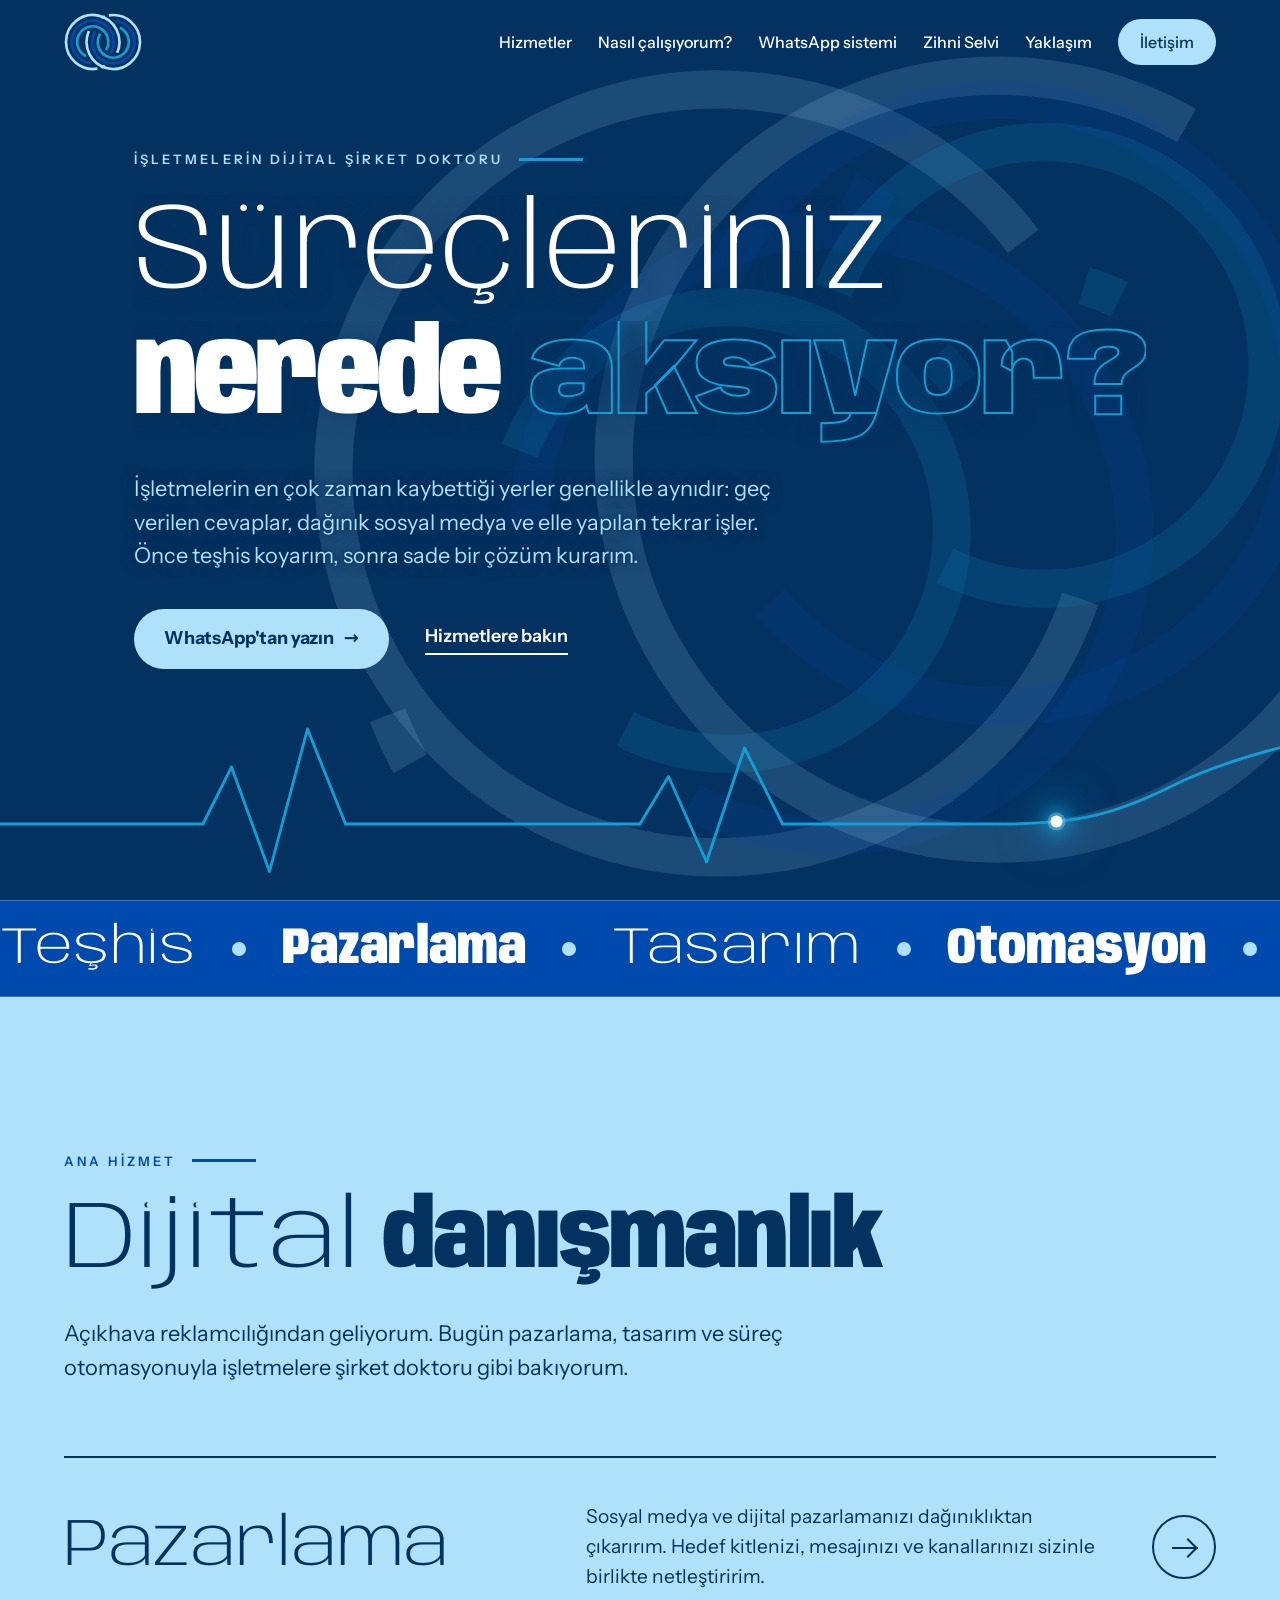
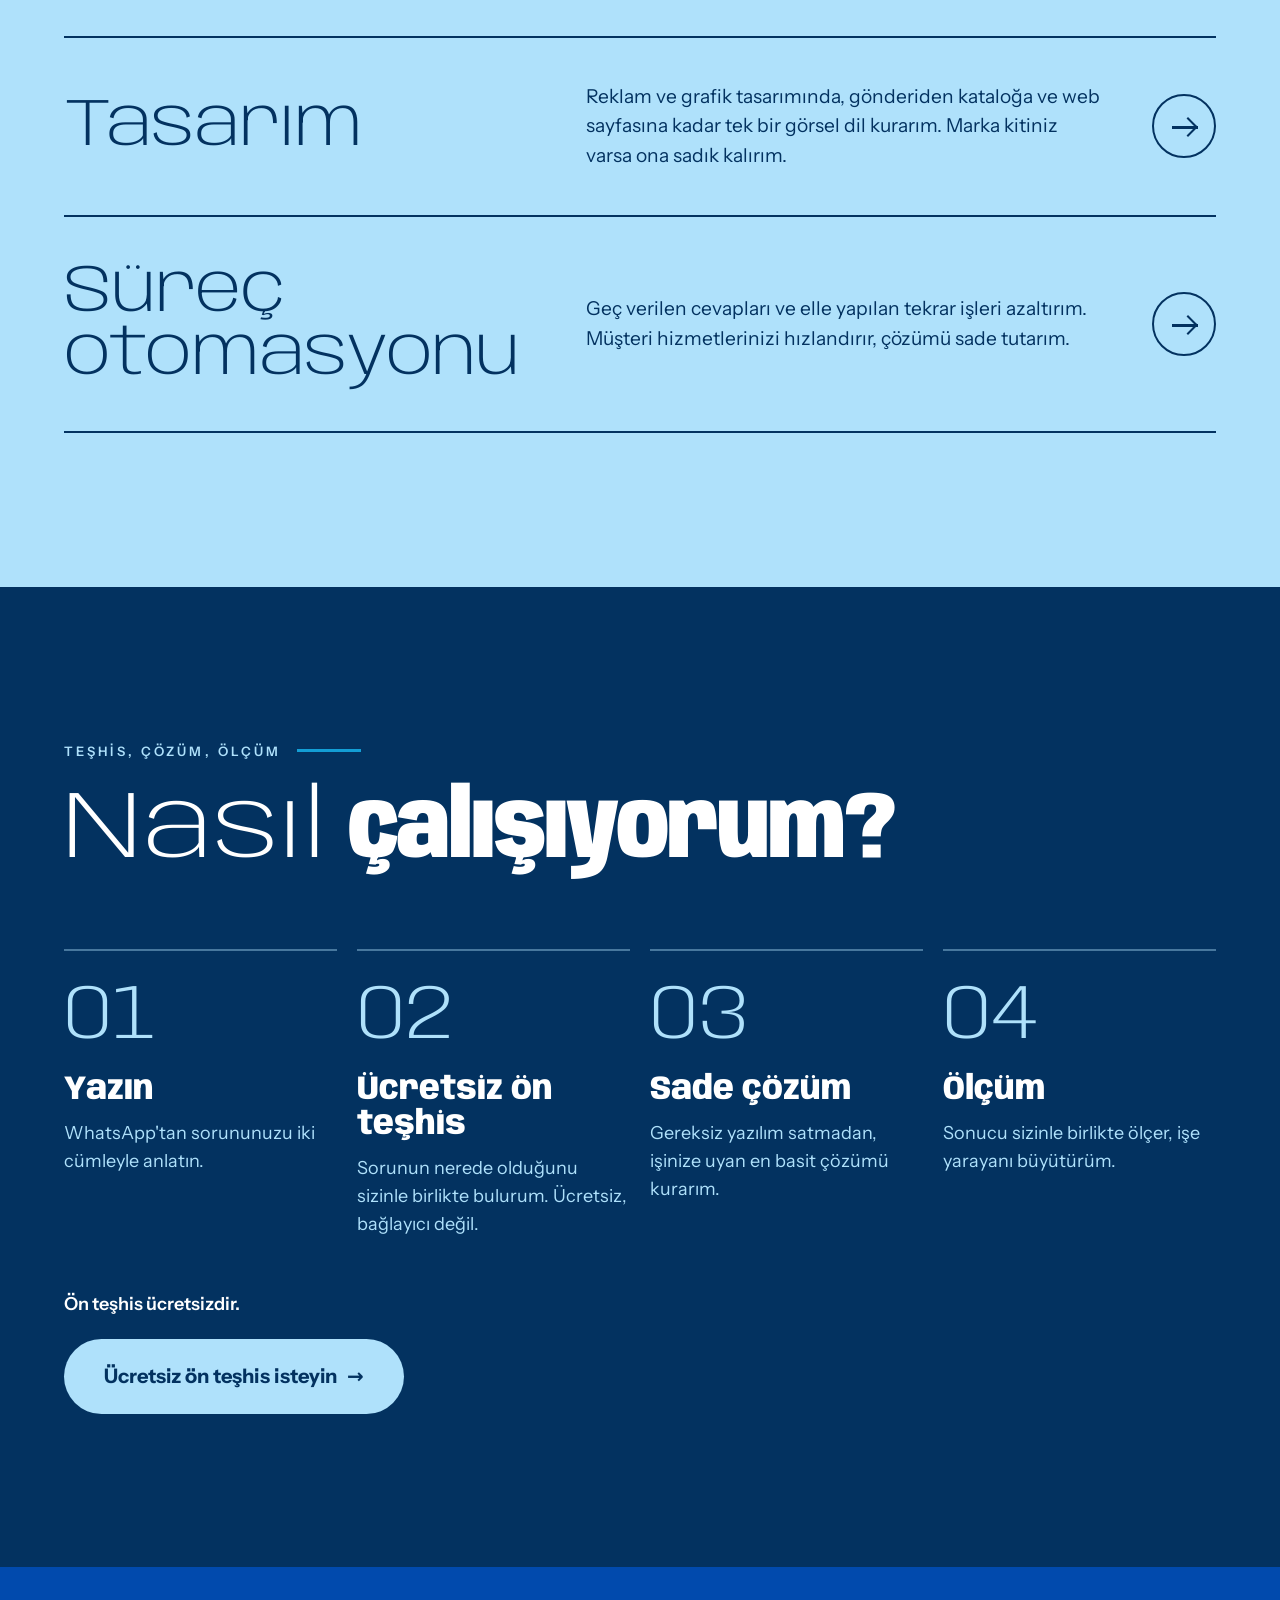
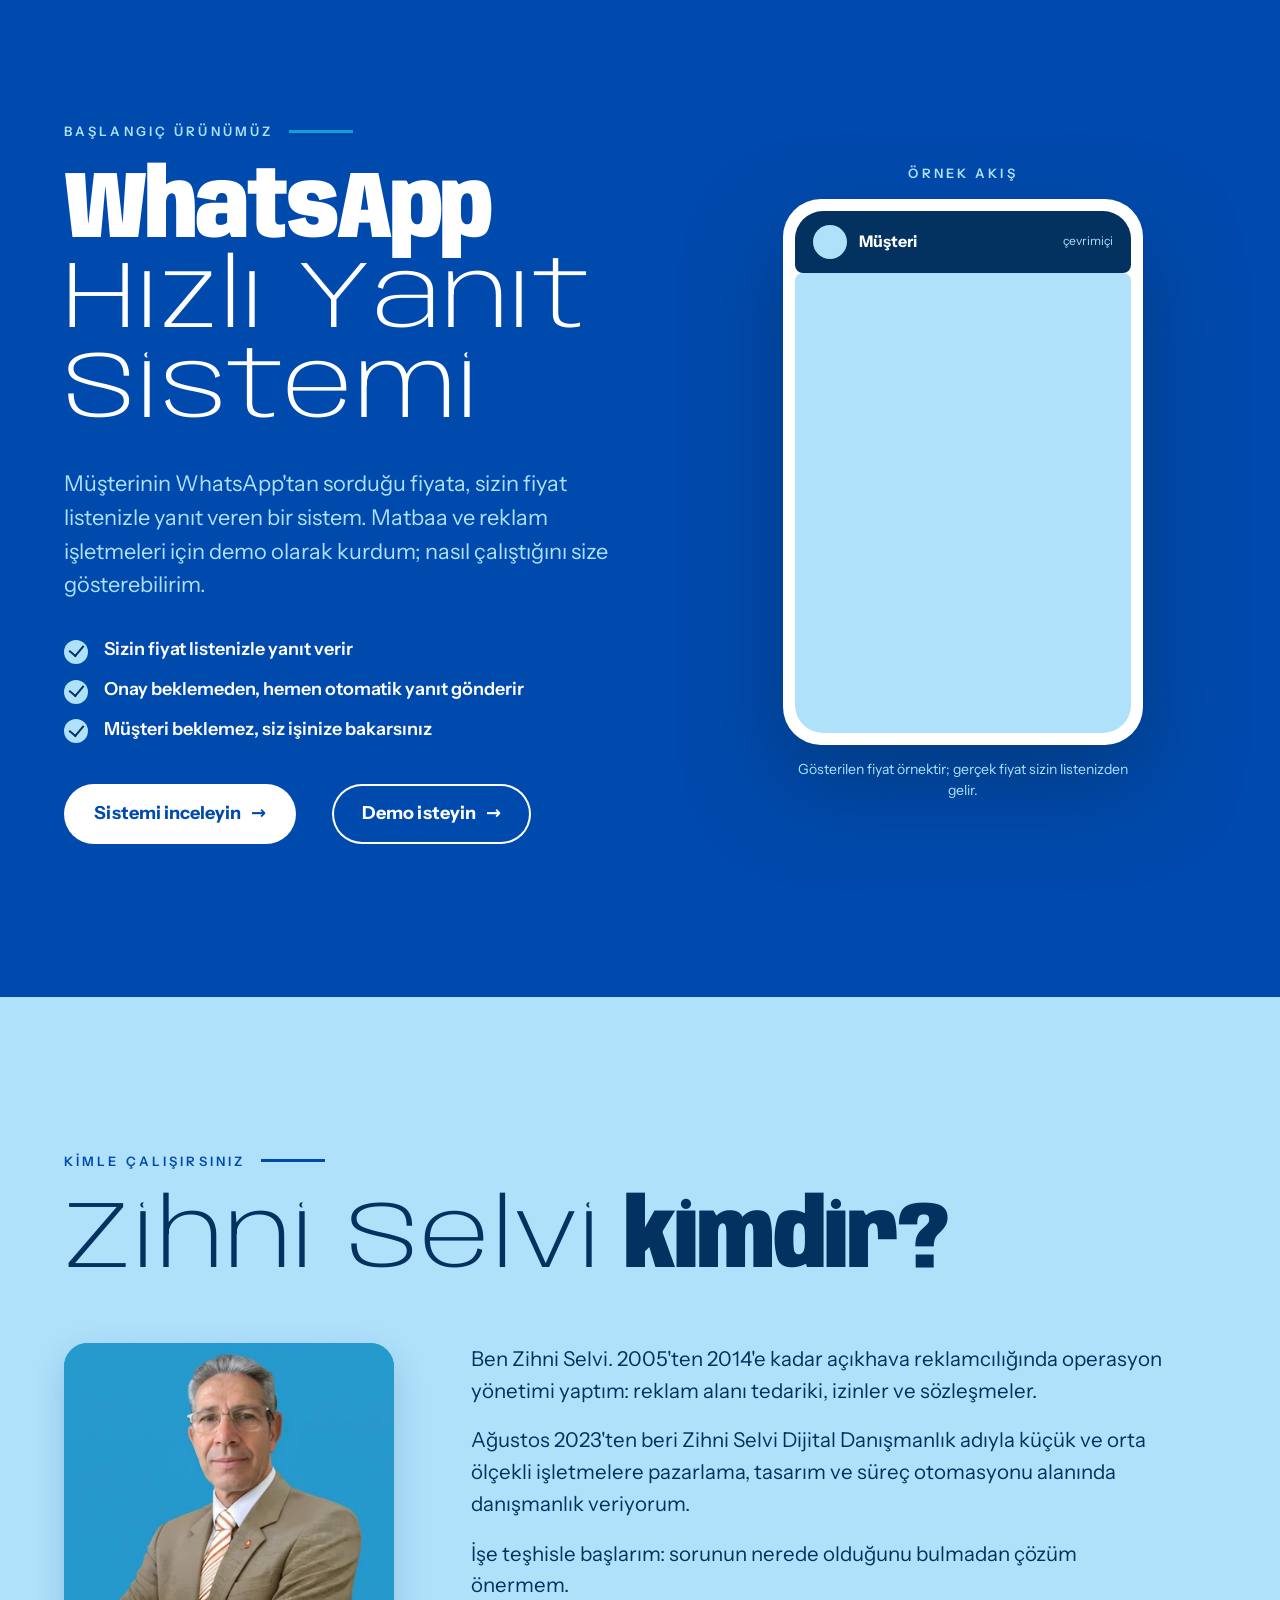
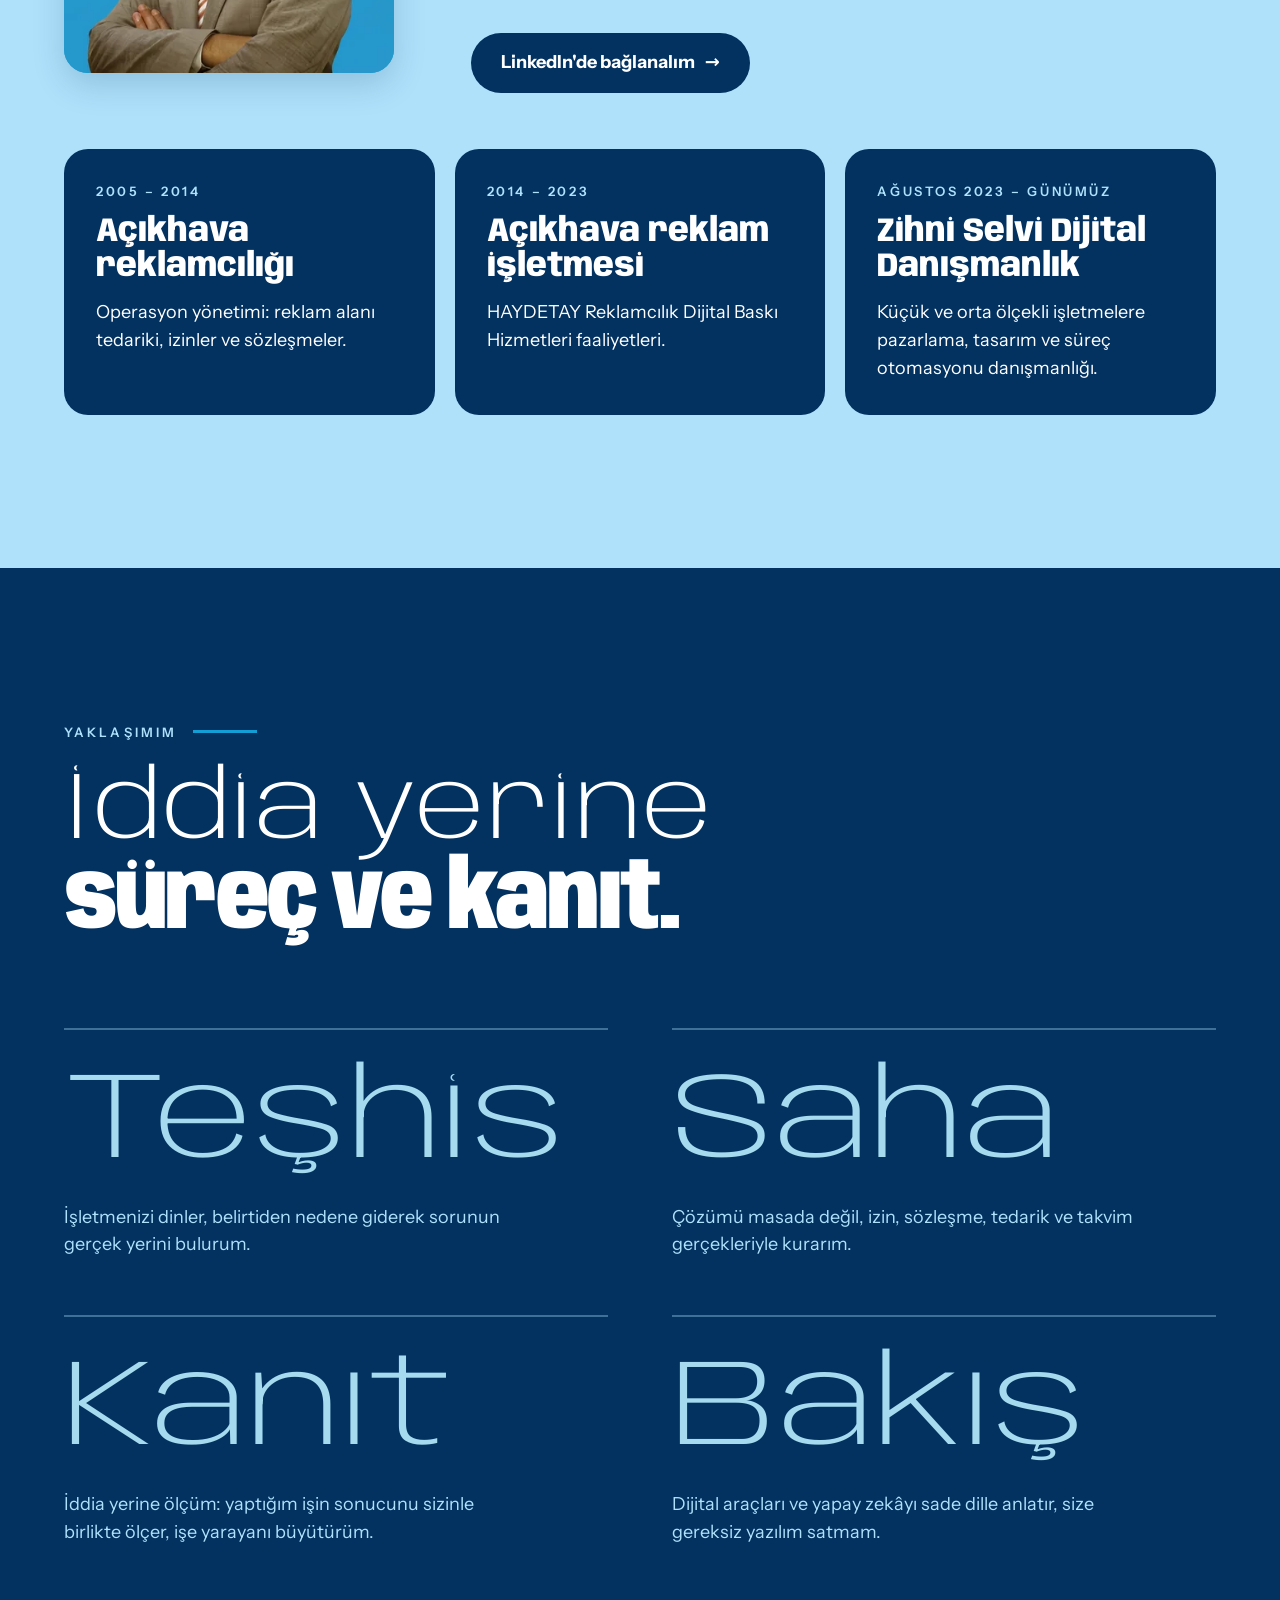
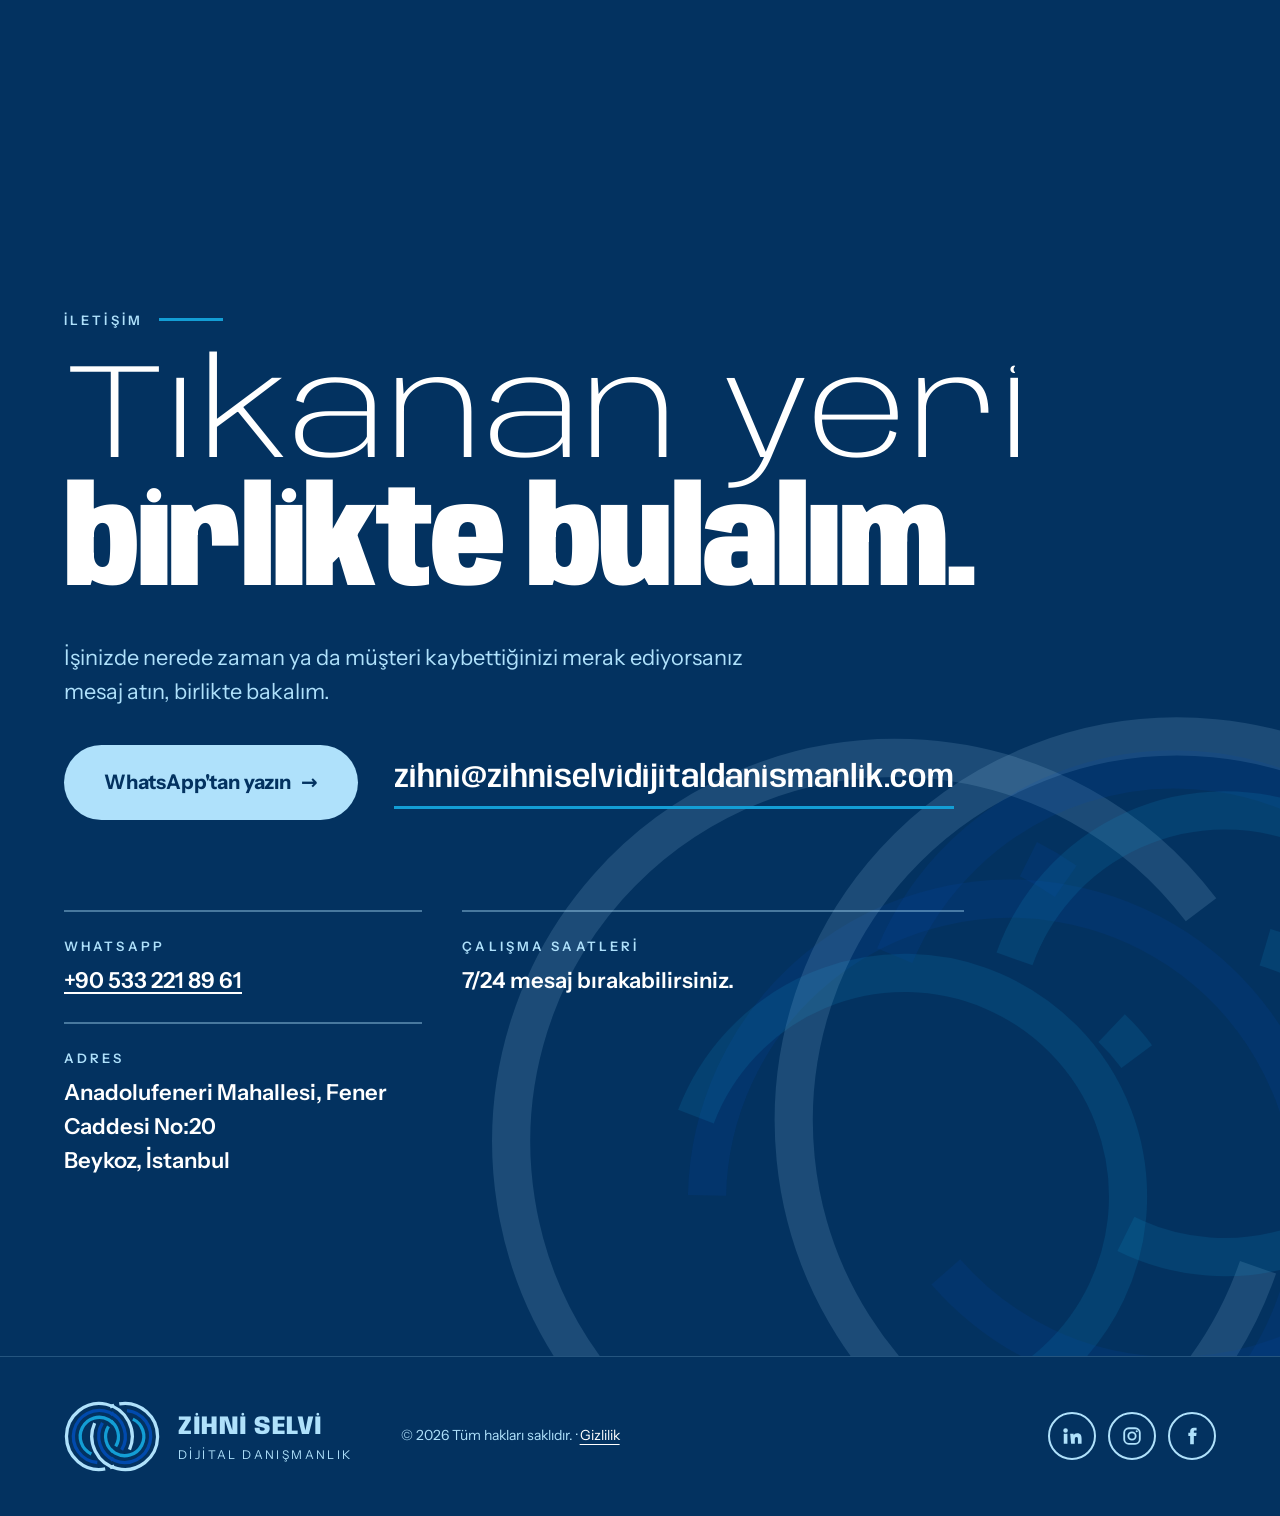
<file: index.html>
<!doctype html>
<html lang="tr">
<head>
<meta charset="utf-8">
<meta name="viewport" content="width=device-width,initial-scale=1,viewport-fit=cover">
<title>Zihni Selvi Dijital Danışmanlık · İşletmelerin dijital şirket doktoru</title>
<meta name="description" content="Süreçleriniz nerede aksıyor? Önce ücretsiz ön teşhis, sonra sade bir çözüm, en sonda ölçüm. Pazarlama, tasarım ve süreç otomasyonu danışmanlığı. Beykoz, İstanbul.">
<meta name="theme-color" content="#033260">
<link rel="canonical" href="https://zihniselvidijitaldanismanlik.com/">
<link rel="icon" href="logo.svg" type="image/svg+xml">
<link rel="icon" href="favicon-32.png" sizes="32x32" type="image/png">
<link rel="apple-touch-icon" href="apple-touch-icon.png">

<meta property="og:type" content="website">
<meta property="og:locale" content="tr_TR">
<meta property="og:site_name" content="Zihni Selvi Dijital Danışmanlık">
<meta property="og:title" content="Zihni Selvi Dijital Danışmanlık · İşletmelerin dijital şirket doktoru">
<meta property="og:description" content="Önce ücretsiz ön teşhis, sonra sade bir çözüm, en sonda ölçüm.">
<meta property="og:url" content="https://zihniselvidijitaldanismanlik.com/">
<meta property="og:image" content="https://zihniselvidijitaldanismanlik.com/og-image.png">
<meta property="og:image:width" content="1200">
<meta property="og:image:height" content="630">
<meta property="og:image:alt" content="Zihni Selvi Dijital Danışmanlık halka işareti ve başlık: Süreçleriniz nerede aksıyor?">
<meta name="twitter:card" content="summary_large_image">
<meta name="twitter:title" content="Zihni Selvi Dijital Danışmanlık">
<meta name="twitter:description" content="Önce ücretsiz ön teşhis, sonra sade bir çözüm, en sonda ölçüm.">
<meta name="twitter:image" content="https://zihniselvidijitaldanismanlik.com/og-image.png">

<link rel="preload" href="fonts/anybody-latin-standard-normal.woff2" as="font" type="font/woff2" crossorigin>
<link rel="preload" href="fonts/instrument-sans-latin-standard-normal.woff2" as="font" type="font/woff2" crossorigin>
<link rel="stylesheet" href="css/style.css">
<script>document.documentElement.classList.add('js')</script>

<!-- Instagram ve Facebook adresleri açık aramayla bulundu, Zihni onaylayacak. LinkedIn adresi Zihni tarafından verildi. -->
<script type="application/ld+json">
{
  "@context": "https://schema.org",
  "@type": "ProfessionalService",
  "name": "Zihni Selvi Dijital Danışmanlık",
  "url": "https://zihniselvidijitaldanismanlik.com/",
  "logo": "https://zihniselvidijitaldanismanlik.com/logo-512.png",
  "image": "https://zihniselvidijitaldanismanlik.com/og-image.png",
  "description": "Pazarlama, tasarım ve süreç otomasyonu danışmanlığı. Önce ücretsiz ön teşhis, sonra sade çözüm, sonra ölçüm.",
  "telephone": "+905332218961",
  "email": "zihni@zihniselvidijitaldanismanlik.com",
  "address": {
    "@type": "PostalAddress",
    "streetAddress": "Anadolufeneri Mahallesi, Fener Caddesi No:20",
    "addressLocality": "Beykoz",
    "addressRegion": "İstanbul",
    "addressCountry": "TR"
  },
  "contactPoint": { "@type": "ContactPoint", "contactType": "customer service", "telephone": "+905332218961", "availableLanguage": "Turkish", "hoursAvailable": { "@type": "OpeningHoursSpecification", "dayOfWeek": ["Monday","Tuesday","Wednesday","Thursday","Friday","Saturday","Sunday"], "opens": "00:00", "closes": "23:59" } },
  "founder": { "@type": "Person", "name": "Zihni Selvi" },
  "sameAs": ["https://www.linkedin.com/in/zihni-selvi/", "https://www.instagram.com/selvizihni/", "https://www.facebook.com/zihniselvidijitaldanismanlik/"]
}
</script>
<script type="application/ld+json">
{
  "@context": "https://schema.org",
  "@type": "Person",
  "name": "Zihni Selvi",
  "jobTitle": "Dijital Danışman",
  "worksFor": { "@type": "Organization", "name": "Zihni Selvi Dijital Danışmanlık" },
  "image": "https://zihniselvidijitaldanismanlik.com/assets/img/zihni-selvi-portre-web-800.jpg",
  "url": "https://zihniselvidijitaldanismanlik.com/",
  "sameAs": ["https://www.linkedin.com/in/zihni-selvi/", "https://www.instagram.com/selvizihni/", "https://www.facebook.com/zihniselvidijitaldanismanlik/"]
}
</script>
</head>
<body>
<a class="skip" href="#icerik">İçeriğe geç</a>
<div class="progress" aria-hidden="true"><i></i></div>

<header class="top" id="top">
  <div class="wrap top__in">
    <a class="brand" href="#top" aria-label="Zihni Selvi Dijital Danışmanlık, ana sayfa">
      <img class="brand__mark" src="logo.svg" width="78" height="57" alt="">
    </a>
    <nav id="nav" class="nav" aria-label="Ana menü">
      <a href="#hizmetler"><span>Hizmetler</span></a>
      <a href="#nasil"><span>Nasıl çalışıyorum?</span></a>
      <a href="#sistem"><span>WhatsApp sistemi</span></a>
      <a href="#kimdir"><span>Zihni Selvi</span></a>
      <a href="#yaklasim"><span>Yaklaşım</span></a>
      <a class="btn btn--sm" href="#iletisim">İletişim</a>
    </nav>
    <button class="nav-toggle" type="button" aria-expanded="false" aria-controls="nav"><span></span><span></span><b class="sr">Menü</b></button>
  </div>
</header>

<main id="icerik">

  <!-- HERO -->
  <section class="hero" id="giris">
    <svg class="asm" viewBox="0 0 2000 2000" aria-hidden="true" data-asm="hero">
      <g class="asm__g" fill="none" stroke-width="45">
        <path class="p" d="M1031.2 1196.7A452 452 0 0 1 973.2 1221.4" data-c="0" data-g="0" data-cx="826" data-cy="794" data-mx="1003" data-my="1210"/>
        <path class="p" d="M906.4 1238.8A452 452 0 1 1 1240.5 974.2" data-c="0" data-g="0" data-cx="826" data-cy="794" data-mx="545" data-my="440"/>
        <path class="p" d="M1024.3 1090.8A357 357 0 0 1 979.7 1116.2" data-c="1" data-g="0" data-cx="826" data-cy="794" data-mx="1002" data-my="1104"/>
        <path class="p" d="M798.0 1149.9A357 357 0 1 1 1132.8 976.5" data-c="1" data-g="0" data-cx="826" data-cy="794" data-mx="662" data-my="477"/>
        <path class="p" d="M1018.3 973.4A263 263 0 0 1 985.2 1003.3" data-c="2" data-g="0" data-cx="826" data-cy="794" data-mx="1002" data-my="989"/>
        <path class="p" d="M715.9 1032.8A263 263 0 1 1 1050.8 930.4" data-c="2" data-g="0" data-cx="826" data-cy="794" data-mx="749" data-my="542"/>
        <path class="p" d="M972.8 389.5A452 452 0 0 1 1029.2 366.0" data-c="0" data-g="1" data-cx="1174.5" data-cy="794" data-mx="1001" data-my="377"/>
        <path class="p" d="M1099.9 348.2A452 452 0 1 1 761.6 610.2" data-c="0" data-g="1" data-cx="1174.5" data-cy="794" data-mx="1451" data-my="1151"/>
        <path class="p" d="M978.8 495.4A357 357 0 0 1 1023.6 470.4" data-c="1" data-g="1" data-cx="1174.5" data-cy="794" data-mx="1001" data-my="482"/>
        <path class="p" d="M1205.6 438.4A357 357 0 1 1 869.3 608.8" data-c="1" data-g="1" data-cx="1174.5" data-cy="794" data-mx="1336" data-my="1112"/>
        <path class="p" d="M983.7 613.0A263 263 0 0 1 1017.1 583.3" data-c="2" data-g="1" data-cx="1174.5" data-cy="794" data-mx="1000" data-my="597"/>
        <path class="p" d="M1286.7 556.1A263 263 0 1 1 951.5 654.6" data-c="2" data-g="1" data-cx="1174.5" data-cy="794" data-mx="1249" data-my="1046"/>
      
      </g>
    </svg>
    <div class="wrap hero__in">
      <p class="eyebrow rv">İşletmelerin dijital şirket doktoru</p>
      <h1 class="hero__h" aria-label="Süreçleriniz nerede aksıyor?">
        <span class="ln"><span class="w w--thin">Süreçleriniz</span></span>
        <span class="ln"><span class="w w--bold">nerede</span> <span class="w w--line">aksıyor?</span></span>
      </h1>
      <p class="lead rv">İşletmelerin en çok zaman kaybettiği yerler genellikle aynıdır: geç verilen cevaplar, dağınık sosyal medya ve elle yapılan tekrar işler. Önce teşhis koyarım, sonra sade bir çözüm kurarım.</p>
      <div class="actions rv">
        <a class="btn" href="https://wa.me/905332218961?text=Merhaba%2C%20ZSDD%20sitesinden%20yaz%C4%B1yorum.%20%C3%9Ccretsiz%20%C3%B6n%20te%C5%9Fhis%20hakk%C4%B1nda%20bilgi%20almak%20istiyorum." rel="noopener">WhatsApp'tan yazın</a>
        <a class="link" href="#hizmetler">Hizmetlere bakın</a>
      </div>
    </div>
    <svg class="pulse" viewBox="0 0 1600 200" preserveAspectRatio="xMidYMid slice" aria-hidden="true">
      <path id="pulsePath" d="M0 120 H300 L340 120 L370 60 L410 170 L450 20 L490 120 H760 L800 120 L830 70 L870 160 L910 40 L950 120 H1180 C1260 120 1300 110 1360 80 S1500 30 1600 14" fill="none" stroke="#139ed5" stroke-width="3" stroke-linecap="round" stroke-linejoin="round" pathLength="1"/>
    </svg>
  </section>

  <!-- BANT -->
  <section class="band" aria-label="Hizmet başlıkları">
    <div class="band__t">
      <ul class="band__row">
        <li class="b-thin">Teşhis</li><li class="dot" aria-hidden="true"></li>
        <li class="b-bold">Pazarlama</li><li class="dot" aria-hidden="true"></li>
        <li class="b-thin">Tasarım</li><li class="dot" aria-hidden="true"></li>
        <li class="b-bold">Otomasyon</li><li class="dot" aria-hidden="true"></li>
        <li class="b-thin">Ölçüm</li><li class="dot" aria-hidden="true"></li>
      </ul>
    </div>
  </section>

  <!-- HİZMETLER -->
  <section class="s s--light" id="hizmetler">
    <div class="wrap">
      <p class="eyebrow rv">Ana hizmet</p>
      <h2 class="rv"><span class="t-thin">Dijital</span> <span class="t-bold">danışmanlık</span></h2>
      <p class="lead rv">Açıkhava reklamcılığından geliyorum. Bugün pazarlama, tasarım ve süreç otomasyonuyla işletmelere şirket doktoru gibi bakıyorum.</p>
      <ul class="rows">
        <li class="row rv">
          <h3>Pazarlama</h3>
          <p>Sosyal medya ve dijital pazarlamanızı dağınıklıktan çıkarırım. Hedef kitlenizi, mesajınızı ve kanallarınızı sizinle birlikte netleştiririm.</p>
          <span class="row__a" aria-hidden="true"></span>
        </li>
        <li class="row rv">
          <h3>Tasarım</h3>
          <p>Reklam ve grafik tasarımında, gönderiden kataloğa ve web sayfasına kadar tek bir görsel dil kurarım. Marka kitiniz varsa ona sadık kalırım.</p>
          <span class="row__a" aria-hidden="true"></span>
        </li>
        <li class="row rv">
          <h3>Süreç otomasyonu</h3>
          <p>Geç verilen cevapları ve elle yapılan tekrar işleri azaltırım. Müşteri hizmetlerinizi hızlandırır, çözümü sade tutarım.</p>
          <span class="row__a" aria-hidden="true"></span>
        </li>
      </ul>
    </div>
  </section>

  <!-- NASIL ÇALIŞIYORUM -->
  <section class="s s--dark" id="nasil">
    <div class="wrap">
      <p class="eyebrow rv">Teşhis, çözüm, ölçüm</p>
      <h2 class="rv"><span class="t-thin">Nasıl</span> <span class="t-bold">çalışıyorum?</span></h2>
      <ol class="steps">
        <li class="step rv"><h3>Yazın</h3><p>WhatsApp'tan sorununuzu iki cümleyle anlatın.</p></li>
        <li class="step rv"><h3>Ücretsiz ön teşhis</h3><p>Sorunun nerede olduğunu sizinle birlikte bulurum. Ücretsiz, bağlayıcı değil.</p></li>
        <li class="step rv"><h3>Sade çözüm</h3><p>Gereksiz yazılım satmadan, işinize uyan en basit çözümü kurarım.</p></li>
        <li class="step rv"><h3>Ölçüm</h3><p>Sonucu sizinle birlikte ölçer, işe yarayanı büyütürüm.</p></li>
      </ol>
      <p class="free rv">Ön teşhis ücretsizdir.</p>
      <div class="actions rv" style="margin-top:20px">
        <a class="btn btn--lg" href="https://wa.me/905332218961?text=Merhaba%2C%20%C3%BCcretsiz%20%C3%B6n%20te%C5%9Fhis%20hakk%C4%B1nda%20bilgi%20almak%20istiyorum." rel="noopener">Ücretsiz ön teşhis isteyin</a>
      </div>
    </div>
  </section>

  <!-- WHATSAPP SİSTEMİ -->
  <section class="s s--mid" id="sistem">
    <div class="wrap split">
      <div>
        <p class="eyebrow rv">Başlangıç ürünümüz</p>
        <h2 class="rv"><span class="t-bold">WhatsApp</span><br><span class="t-thin">Hızlı Yanıt Sistemi</span></h2>
        <p class="lead rv">Müşterinin WhatsApp'tan sorduğu fiyata, sizin fiyat listenizle yanıt veren bir sistem. Matbaa ve reklam işletmeleri için demo olarak kurdum; nasıl çalıştığını size gösterebilirim.</p>
        <ul class="ticks rv">
          <li>Sizin fiyat listenizle yanıt verir</li>
          <li>Onay beklemeden, hemen otomatik yanıt gönderir</li>
          <li>Müşteri beklemez, siz işinize bakarsınız</li>
        </ul>
        <div class="actions rv" style="margin-top:0">
          <a class="btn btn--light" href="https://zihinselvi.github.io/fiyat-botu/" rel="noopener">Sistemi inceleyin</a>
          <a class="btn btn--ghost" href="https://wa.me/905332218961?text=Merhaba%2C%20WhatsApp%20H%C4%B1zl%C4%B1%20Yan%C4%B1t%20Sistemi%20i%C3%A7in%20demo%20istiyorum." rel="noopener">Demo isteyin</a>
        </div>
      </div>
      <div class="phonewrap rv">
        <p class="phone__cap">Örnek akış</p>
        <div class="phone" id="phone" role="img" aria-label="Örnek akış: müşteri fiyat sorar, sistem fiyat listesinden onay beklemeden hemen otomatik yanıt gönderir. Gösterilen fiyat örnektir.">
          <div class="phone__bar"><i></i><b>Müşteri</b><small>çevrimiçi</small></div>
          <div class="chat" id="chat">
            <div class="msg msg--in" data-step="1">Merhaba, roll-up banner fiyatı nedir?</div>
            <div class="typing" data-step="2"><i></i><i></i><i></i></div>
            <div class="msg msg--out" data-step="3">Merhaba! Roll-up banner fiyatı <u>₺350</u> <i>(örnek)</i>. Ölçü ve adedi yazarsanız net teklifi hemen ileteyim.<small>Otomatik yanıt · hemen gönderildi</small></div>
          </div>
        </div>
        <p class="phone__note">Gösterilen fiyat örnektir; gerçek fiyat sizin listenizden gelir.</p>
      </div>
    </div>
  </section>

  <!-- ZİHNİ SELVİ KİMDİR -->
  <section class="s s--light" id="kimdir">
    <div class="wrap">
      <p class="eyebrow rv">Kimle çalışırsınız</p>
      <h2 class="rv"><span class="t-thin">Zihni Selvi</span> <span class="t-bold">kimdir?</span></h2>
      <div class="about">
        <picture class="portrait rv">
          <source type="image/webp" srcset="assets/img/zihni-selvi-portre-web-400.webp 400w, assets/img/zihni-selvi-portre-web-800.webp 800w" sizes="(max-width: 900px) 260px, 360px">
          <img src="assets/img/zihni-selvi-portre-web-800.jpg" srcset="assets/img/zihni-selvi-portre-web-400.jpg 400w, assets/img/zihni-selvi-portre-web-800.jpg 800w" sizes="(max-width: 900px) 260px, 360px" width="800" height="800" alt="Zihni Selvi, Zihni Selvi Dijital Danışmanlık kurucusu" loading="lazy" decoding="async">
        </picture>
        <div class="about__t rv">
          <p>Ben Zihni Selvi. 2005'ten 2014'e kadar açıkhava reklamcılığında operasyon yönetimi yaptım: reklam alanı tedariki, izinler ve sözleşmeler.</p>
          <p>Ağustos 2023'ten beri Zihni Selvi Dijital Danışmanlık adıyla küçük ve orta ölçekli işletmelere pazarlama, tasarım ve süreç otomasyonu alanında danışmanlık veriyorum.</p>
          <p>İşe teşhisle başlarım: sorunun nerede olduğunu bulmadan çözüm önermem.</p>
          <a class="btn btn--dark" href="https://www.linkedin.com/in/zihni-selvi/" rel="noopener">LinkedIn'de bağlanalım</a>
        </div>
      </div>
      <ol class="timeline" aria-label="Zaman çizelgesi">
        <li class="rv"><span class="d">2005 – 2014</span><h3>Açıkhava reklamcılığı</h3><p>Operasyon yönetimi: reklam alanı tedariki, izinler ve sözleşmeler.</p></li>
        <li class="rv"><span class="d">2014 – 2023</span><h3>Açıkhava reklam işletmesi</h3><p>HAYDETAY Reklamcılık Dijital Baskı Hizmetleri faaliyetleri.</p></li>
        <li class="rv"><span class="d">Ağustos 2023 – günümüz</span><h3>Zihni Selvi Dijital Danışmanlık</h3><p>Küçük ve orta ölçekli işletmelere pazarlama, tasarım ve süreç otomasyonu danışmanlığı.</p></li>
      </ol>
    </div>
  </section>

  <!-- YAKLAŞIM -->
  <section class="s s--dark" id="yaklasim">
    <div class="wrap">
      <p class="eyebrow rv">Yaklaşımım</p>
      <h2 class="rv"><span class="t-thin">İddia yerine</span> <span class="t-bold">süreç ve kanıt.</span></h2>
      <ol class="pillars">
        <li class="pillar" data-weight>
          <span class="pillar__w">Teşhis</span>
          <p>İşletmenizi dinler, belirtiden nedene giderek sorunun gerçek yerini bulurum.</p>
        </li>
        <li class="pillar" data-weight>
          <span class="pillar__w">Saha</span>
          <p>Çözümü masada değil, izin, sözleşme, tedarik ve takvim gerçekleriyle kurarım.</p>
        </li>
        <li class="pillar" data-weight>
          <span class="pillar__w">Kanıt</span>
          <p>İddia yerine ölçüm: yaptığım işin sonucunu sizinle birlikte ölçer, işe yarayanı büyütürüm.</p>
        </li>
        <li class="pillar" data-weight>
          <span class="pillar__w">Bakış</span>
          <p>Dijital araçları ve yapay zekâyı sade dille anlatır, size gereksiz yazılım satmam.</p>
        </li>
      </ol>
    </div>
  </section>

  <!-- İLETİŞİM -->
  <section class="s s--dark s--contact" id="iletisim">
    <svg class="asm asm--c" viewBox="0 0 2000 2000" aria-hidden="true" data-asm="contact">
      <g class="asm__g" fill="none" stroke-width="45">
        <path class="p" d="M1031.2 1196.7A452 452 0 0 1 973.2 1221.4" data-c="0" data-g="0" data-cx="826" data-cy="794" data-mx="1003" data-my="1210"/>
        <path class="p" d="M906.4 1238.8A452 452 0 1 1 1240.5 974.2" data-c="0" data-g="0" data-cx="826" data-cy="794" data-mx="545" data-my="440"/>
        <path class="p" d="M1024.3 1090.8A357 357 0 0 1 979.7 1116.2" data-c="1" data-g="0" data-cx="826" data-cy="794" data-mx="1002" data-my="1104"/>
        <path class="p" d="M798.0 1149.9A357 357 0 1 1 1132.8 976.5" data-c="1" data-g="0" data-cx="826" data-cy="794" data-mx="662" data-my="477"/>
        <path class="p" d="M1018.3 973.4A263 263 0 0 1 985.2 1003.3" data-c="2" data-g="0" data-cx="826" data-cy="794" data-mx="1002" data-my="989"/>
        <path class="p" d="M715.9 1032.8A263 263 0 1 1 1050.8 930.4" data-c="2" data-g="0" data-cx="826" data-cy="794" data-mx="749" data-my="542"/>
        <path class="p" d="M972.8 389.5A452 452 0 0 1 1029.2 366.0" data-c="0" data-g="1" data-cx="1174.5" data-cy="794" data-mx="1001" data-my="377"/>
        <path class="p" d="M1099.9 348.2A452 452 0 1 1 761.6 610.2" data-c="0" data-g="1" data-cx="1174.5" data-cy="794" data-mx="1451" data-my="1151"/>
        <path class="p" d="M978.8 495.4A357 357 0 0 1 1023.6 470.4" data-c="1" data-g="1" data-cx="1174.5" data-cy="794" data-mx="1001" data-my="482"/>
        <path class="p" d="M1205.6 438.4A357 357 0 1 1 869.3 608.8" data-c="1" data-g="1" data-cx="1174.5" data-cy="794" data-mx="1336" data-my="1112"/>
        <path class="p" d="M983.7 613.0A263 263 0 0 1 1017.1 583.3" data-c="2" data-g="1" data-cx="1174.5" data-cy="794" data-mx="1000" data-my="597"/>
        <path class="p" d="M1286.7 556.1A263 263 0 1 1 951.5 654.6" data-c="2" data-g="1" data-cx="1174.5" data-cy="794" data-mx="1249" data-my="1046"/>
      
      </g>
    </svg>
    <div class="wrap">
      <p class="eyebrow rv">İletişim</p>
      <h2 class="big rv"><span class="t-thin">Tıkanan yeri</span><br><span class="t-bold">birlikte bulalım.</span></h2>
      <p class="lead rv">İşinizde nerede zaman ya da müşteri kaybettiğinizi merak ediyorsanız mesaj atın, birlikte bakalım.</p>
      <div class="actions rv">
        <a class="btn btn--lg" href="https://wa.me/905332218961?text=Merhaba%2C%20ZSDD%20sitesinden%20yaz%C4%B1yorum.%20%C3%9Ccretsiz%20%C3%B6n%20te%C5%9Fhis%20hakk%C4%B1nda%20bilgi%20almak%20istiyorum." rel="noopener">WhatsApp'tan yazın</a>
        <a class="mail" href="mailto:zihni@zihniselvidijitaldanismanlik.com">zihni@zihniselvidijitaldanismanlik.com</a>
      </div>
      <dl class="contact rv">
        <div><dt>WhatsApp</dt><dd><a href="https://wa.me/905332218961?text=Merhaba%2C%20ZSDD%20sitesinden%20yaz%C4%B1yorum.%20%C3%9Ccretsiz%20%C3%B6n%20te%C5%9Fhis%20hakk%C4%B1nda%20bilgi%20almak%20istiyorum." rel="noopener">+90 533 221 89 61</a></dd></div>
        <div><dt>Çalışma saatleri</dt><dd>7/24 mesaj bırakabilirsiniz.</dd></div>
        <div><dt>Adres</dt><dd><address>Anadolufeneri Mahallesi, Fener Caddesi No:20<br>Beykoz, İstanbul</address></dd></div>
      </dl>
    </div>
  </section>

</main>

<footer class="foot">
  <div class="wrap foot__in">
    <a class="lockup" href="#top">
      <img src="logo.svg" width="96" height="71" alt="" loading="lazy">
      <span><b>ZİHNİ SELVİ</b><span>DİJİTAL DANIŞMANLIK</span></span>
    </a>
    <div class="foot__meta">
      <span>© <span id="yil">2026</span> Tüm hakları saklıdır. · <a href="gizlilik.html">Gizlilik</a></span>
    </div>
    <ul class="social" aria-label="Sosyal medya"><li><a href="https://www.linkedin.com/in/zihni-selvi/" rel="noopener" aria-label="LinkedIn"><svg viewBox="0 0 24 24" aria-hidden="true"><path fill="currentColor" d="M4.98 3.5a2.5 2.5 0 1 1-.02 5 2.5 2.5 0 0 1 .02-5zM3 9.5h4v11H3zM10 9.5h3.8v1.6h.06c.53-1 1.84-2.1 3.8-2.1 4.06 0 4.8 2.67 4.8 6.14v5.36h-4v-4.75c0-1.13-.02-2.6-1.58-2.6-1.58 0-1.82 1.24-1.82 2.52v4.83h-4z"/></svg></a></li><li><a href="https://www.instagram.com/selvizihni/" rel="noopener" aria-label="Instagram"><svg viewBox="0 0 24 24" aria-hidden="true"><rect x="3.5" y="3.5" width="17" height="17" rx="5" fill="none" stroke="currentColor" stroke-width="2"/><circle cx="12" cy="12" r="4" fill="none" stroke="currentColor" stroke-width="2"/><circle cx="17.2" cy="6.8" r="1.2" fill="currentColor"/></svg></a></li><li><a href="https://www.facebook.com/zihniselvidijitaldanismanlik/" rel="noopener" aria-label="Facebook"><svg viewBox="0 0 24 24" aria-hidden="true"><path fill="currentColor" d="M14 8.5V7c0-.8.5-1 1-1h2V3h-3c-3 0-4 2-4 4v1.5H8V12h2v9h4v-9h2.6l.4-3.5z"/></svg></a></li></ul>
  </div>
</footer>

<script src="js/main.js" defer></script>
</body>
</html>
</file>
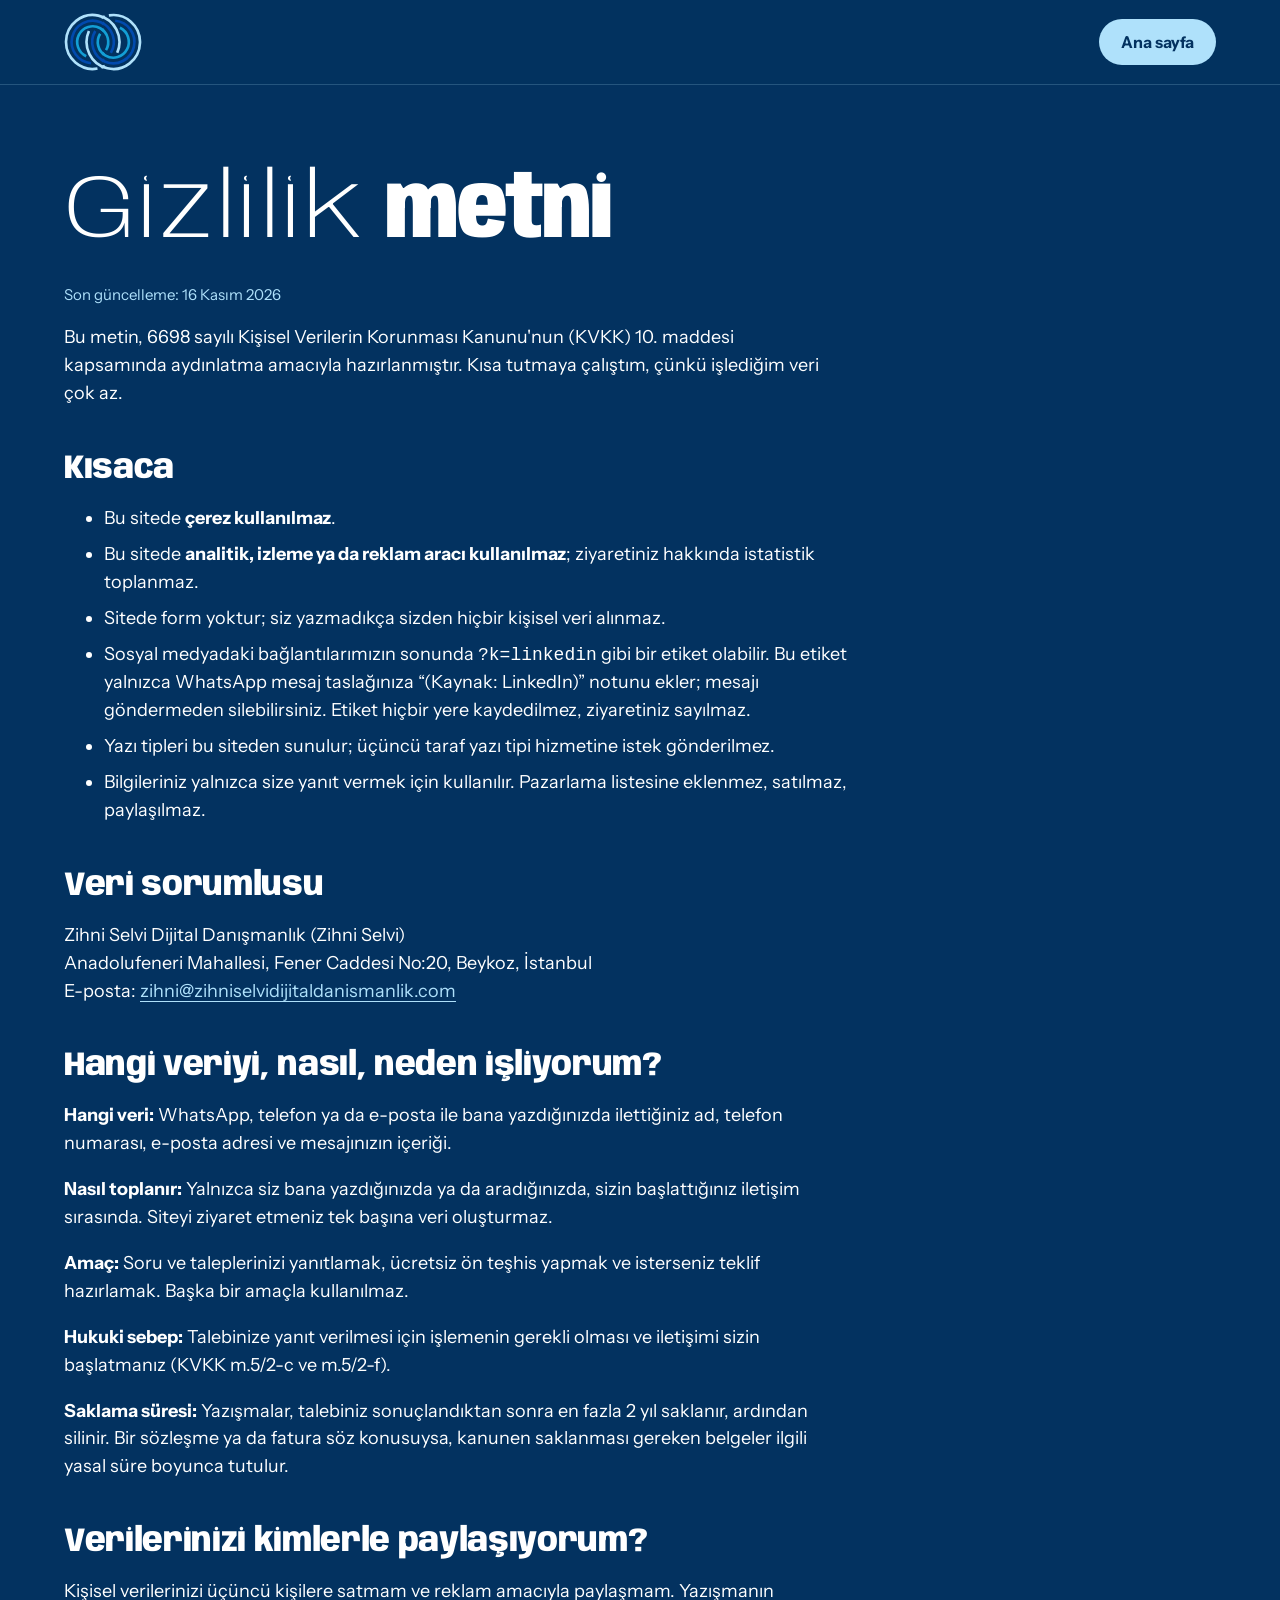
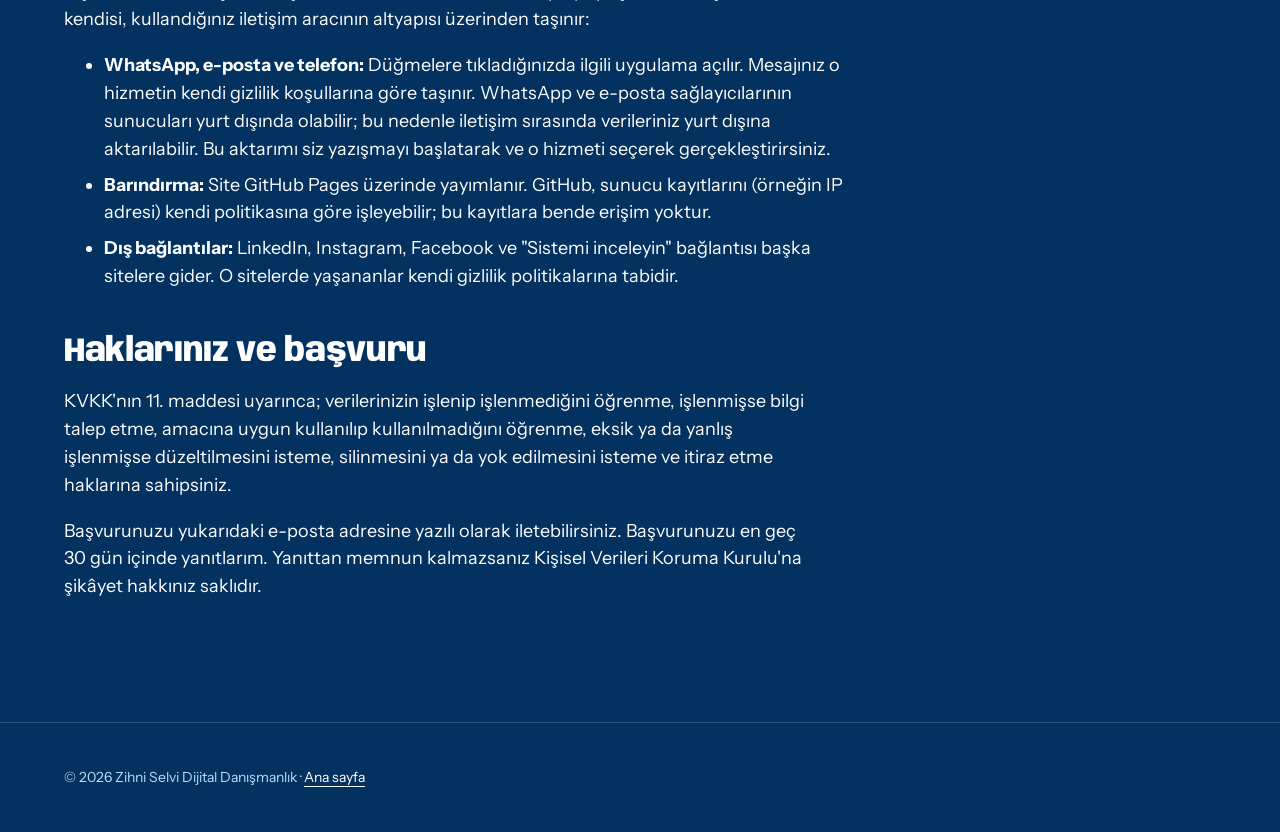
<file: gizlilik.html>
<!doctype html>
<html lang="tr">
<head>
<meta charset="utf-8">
<meta name="viewport" content="width=device-width,initial-scale=1">
<title>Gizlilik · Zihni Selvi Dijital Danışmanlık</title>
<meta name="description" content="Zihni Selvi Dijital Danışmanlık internet sitesinin gizlilik ve kişisel verilerin korunması (KVKK) aydınlatma metni. Sitede çerez ve analitik kullanılmaz.">
<meta name="theme-color" content="#033260">
<link rel="canonical" href="https://zihniselvidijitaldanismanlik.com/gizlilik.html">
<link rel="icon" href="logo.svg" type="image/svg+xml">
<link rel="icon" href="favicon-32.png" sizes="32x32" type="image/png">
<link rel="apple-touch-icon" href="apple-touch-icon.png">
<link rel="preload" href="fonts/anybody-latin-standard-normal.woff2" as="font" type="font/woff2" crossorigin>
<link rel="preload" href="fonts/instrument-sans-latin-standard-normal.woff2" as="font" type="font/woff2" crossorigin>
<link rel="stylesheet" href="css/style.css">
</head>
<body class="page">
<header class="top is-solid">
  <div class="wrap top__in">
    <a class="brand" href="./" aria-label="Zihni Selvi Dijital Danışmanlık, ana sayfa"><img class="brand__mark" src="logo.svg" width="78" height="57" alt=""></a>
    <a class="btn btn--sm" href="./">Ana sayfa</a>
  </div>
</header>
<main>
  <div class="wrap">
    <h1><span class="t-thin">Gizlilik</span> <span class="t-bold">metni</span></h1>
    <p class="upd">Son güncelleme: 16 Kasım 2026</p>

    <p>Bu metin, 6698 sayılı Kişisel Verilerin Korunması Kanunu'nun (KVKK) 10. maddesi kapsamında aydınlatma amacıyla hazırlanmıştır. Kısa tutmaya çalıştım, çünkü işlediğim veri çok az.</p>

    <h2>Kısaca</h2>
    <ul>
      <li>Bu sitede <strong>çerez kullanılmaz</strong>.</li>
      <li>Bu sitede <strong>analitik, izleme ya da reklam aracı kullanılmaz</strong>; ziyaretiniz hakkında istatistik toplanmaz.</li>
      <li>Sitede form yoktur; siz yazmadıkça sizden hiçbir kişisel veri alınmaz.</li>
      <li>Sosyal medyadaki bağlantılarımızın sonunda <code>?k=linkedin</code> gibi bir etiket olabilir. Bu etiket yalnızca WhatsApp mesaj taslağınıza “(Kaynak: LinkedIn)” notunu ekler; mesajı göndermeden silebilirsiniz. Etiket hiçbir yere kaydedilmez, ziyaretiniz sayılmaz.</li>
      <li>Yazı tipleri bu siteden sunulur; üçüncü taraf yazı tipi hizmetine istek gönderilmez.</li>
      <li>Bilgileriniz yalnızca size yanıt vermek için kullanılır. Pazarlama listesine eklenmez, satılmaz, paylaşılmaz.</li>
    </ul>

    <h2>Veri sorumlusu</h2>
    <p>Zihni Selvi Dijital Danışmanlık (Zihni Selvi)<br>
    Anadolufeneri Mahallesi, Fener Caddesi No:20, Beykoz, İstanbul<br>
    E-posta: <a href="mailto:zihni@zihniselvidijitaldanismanlik.com">zihni@zihniselvidijitaldanismanlik.com</a></p>

    <h2>Hangi veriyi, nasıl, neden işliyorum?</h2>
    <p><strong>Hangi veri:</strong> WhatsApp, telefon ya da e-posta ile bana yazdığınızda ilettiğiniz ad, telefon numarası, e-posta adresi ve mesajınızın içeriği.</p>
    <p><strong>Nasıl toplanır:</strong> Yalnızca siz bana yazdığınızda ya da aradığınızda, sizin başlattığınız iletişim sırasında. Siteyi ziyaret etmeniz tek başına veri oluşturmaz.</p>
    <p><strong>Amaç:</strong> Soru ve taleplerinizi yanıtlamak, ücretsiz ön teşhis yapmak ve isterseniz teklif hazırlamak. Başka bir amaçla kullanılmaz.</p>
    <p><strong>Hukuki sebep:</strong> Talebinize yanıt verilmesi için işlemenin gerekli olması ve iletişimi sizin başlatmanız (KVKK m.5/2-c ve m.5/2-f).</p>
    <p><strong>Saklama süresi:</strong> Yazışmalar, talebiniz sonuçlandıktan sonra en fazla 2 yıl saklanır, ardından silinir. Bir sözleşme ya da fatura söz konusuysa, kanunen saklanması gereken belgeler ilgili yasal süre boyunca tutulur.</p>

    <h2>Verilerinizi kimlerle paylaşıyorum?</h2>
    <p>Kişisel verilerinizi üçüncü kişilere satmam ve reklam amacıyla paylaşmam. Yazışmanın kendisi, kullandığınız iletişim aracının altyapısı üzerinden taşınır:</p>
    <ul>
      <li><strong>WhatsApp, e-posta ve telefon:</strong> Düğmelere tıkladığınızda ilgili uygulama açılır. Mesajınız o hizmetin kendi gizlilik koşullarına göre taşınır. WhatsApp ve e-posta sağlayıcılarının sunucuları yurt dışında olabilir; bu nedenle iletişim sırasında verileriniz yurt dışına aktarılabilir. Bu aktarımı siz yazışmayı başlatarak ve o hizmeti seçerek gerçekleştirirsiniz.</li>
      <li><strong>Barındırma:</strong> Site GitHub Pages üzerinde yayımlanır. GitHub, sunucu kayıtlarını (örneğin IP adresi) kendi politikasına göre işleyebilir; bu kayıtlara bende erişim yoktur.</li>
      <li><strong>Dış bağlantılar:</strong> LinkedIn, Instagram, Facebook ve "Sistemi inceleyin" bağlantısı başka sitelere gider. O sitelerde yaşananlar kendi gizlilik politikalarına tabidir.</li>
    </ul>

    <h2>Haklarınız ve başvuru</h2>
    <p>KVKK'nın 11. maddesi uyarınca; verilerinizin işlenip işlenmediğini öğrenme, işlenmişse bilgi talep etme, amacına uygun kullanılıp kullanılmadığını öğrenme, eksik ya da yanlış işlenmişse düzeltilmesini isteme, silinmesini ya da yok edilmesini isteme ve itiraz etme haklarına sahipsiniz.</p>
    <p>Başvurunuzu yukarıdaki e-posta adresine yazılı olarak iletebilirsiniz. Başvurunuzu en geç 30 gün içinde yanıtlarım. Yanıttan memnun kalmazsanız Kişisel Verileri Koruma Kurulu'na şikâyet hakkınız saklıdır.</p>
  </div>
</main>
<footer class="foot">
  <div class="wrap">
    <span>© <span id="yil">2026</span> Zihni Selvi Dijital Danışmanlık · <a href="./" style="color:var(--w)">Ana sayfa</a></span>
  </div>
</footer>
</body>
</html>
</file>
<file: css/style.css>
@font-face{font-family:Anybody;font-style:normal;font-weight:100 900;font-stretch:50% 150%;font-display:swap;src:url(../fonts/anybody-latin-standard-normal.woff2) format("woff2");unicode-range:U+0000-00FF,U+0131,U+0152-0153,U+02BB-02BC,U+02C6,U+02DA,U+02DC,U+0304,U+0308,U+0329,U+2000-206F,U+20AC,U+2122,U+2191,U+2193,U+2212,U+2215,U+FEFF,U+FFFD}@font-face{font-family:Anybody;font-style:normal;font-weight:100 900;font-stretch:50% 150%;font-display:swap;src:url(../fonts/anybody-latin-ext-standard-normal.woff2) format("woff2");unicode-range:U+0100-02BA,U+02BD-02C5,U+02C7-02CC,U+02CE-02D7,U+02DD-02FF,U+0304,U+0308,U+0329,U+1D00-1DBF,U+1E00-1E9F,U+1EF2-1EFF,U+2020,U+20A0-20AB,U+20AD-20C0,U+2113,U+2C60-2C7F,U+A720-A7FF}@font-face{font-family:Instrument Sans;font-style:normal;font-weight:400 700;font-stretch:75% 100%;font-display:swap;src:url(../fonts/instrument-sans-latin-standard-normal.woff2) format("woff2");unicode-range:U+0000-00FF,U+0131,U+0152-0153,U+02BB-02BC,U+02C6,U+02DA,U+02DC,U+0304,U+0308,U+0329,U+2000-206F,U+20AC,U+2122,U+2191,U+2193,U+2212,U+2215,U+FEFF,U+FFFD}@font-face{font-family:Instrument Sans;font-style:normal;font-weight:400 700;font-stretch:75% 100%;font-display:swap;src:url(../fonts/instrument-sans-latin-ext-standard-normal.woff2) format("woff2");unicode-range:U+0100-02BA,U+02BD-02C5,U+02C7-02CC,U+02CE-02D7,U+02DD-02FF,U+0304,U+0308,U+0329,U+1D00-1DBF,U+1E00-1E9F,U+1EF2-1EFF,U+2020,U+20A0-20AB,U+20AD-20C0,U+2113,U+2C60-2C7F,U+A720-A7FF}:root{color-scheme:dark;--kl:#033260;--l:#014aad;--m:#139ed5;--am:#afe1fb;--w:#ffffff;--display:"Anybody","Arial Narrow",system-ui,sans-serif;--body:"Instrument Sans",system-ui,sans-serif;--yan:clamp(20px,5vw,72px);--ease:cubic-bezier(.2,.7,.1,1);--fc:var(--am)}*{box-sizing:border-box}html{scroll-behavior:smooth;scroll-padding-top:84px}body{margin:0;font-family:var(--body);font-weight:400;font-size:18px;line-height:1.55;color:var(--w);background:var(--kl);-webkit-font-smoothing:antialiased;overflow-x:hidden;overflow-x:clip}img{max-width:100%}a{color:inherit}:focus-visible{outline:3px solid var(--fc);outline-offset:4px;border-radius:4px}.s--light,.s--white{--fc:var(--kl)}.sr{position:absolute;width:1px;height:1px;overflow:hidden;clip:rect(0 0 0 0);white-space:nowrap}.skip{position:absolute;left:12px;top:-60px;z-index:100;background:var(--w);color:var(--kl);padding:12px 18px;border-radius:999px;font-weight:700;text-decoration:none}.skip:focus{top:12px;outline:3px solid var(--kl);outline-offset:2px}.wrap{max-width:1280px;margin:0 auto;padding:0 var(--yan);position:relative}.progress{position:fixed;inset:0 0 auto;height:4px;z-index:60;pointer-events:none}.progress i{display:block;height:100%;background:var(--m);transform-origin:0 50%;transform:scaleX(0)}.top{position:fixed;inset:0 0 auto;z-index:50}.top:before{content:"";position:absolute;inset:0;z-index:-1;background:#03326000;box-shadow:0 1px #afe1fb00;transition:background .4s,box-shadow .4s}.top.is-solid:before{background:#033260eb;backdrop-filter:blur(12px);-webkit-backdrop-filter:blur(12px);box-shadow:0 1px #afe1fb33}.top__in{display:flex;align-items:center;justify-content:space-between;height:84px;gap:16px}.brand{display:block;line-height:0;border-radius:8px}.brand__mark{display:block;width:78px;height:auto;transition:transform .6s var(--ease)}.brand:hover .brand__mark{transform:rotate(-6deg) scale(1.06)}.nav{display:flex;align-items:center;gap:26px}.nav a{text-decoration:none;font-weight:500;font-size:16px}.nav a:not(.btn) span{background:linear-gradient(currentColor,currentColor) 0 100%/0 2px no-repeat;padding-bottom:4px;transition:background-size .4s var(--ease)}.nav a:not(.btn):hover span{background-size:100% 2px}.nav-toggle{display:none;position:relative;width:52px;height:52px;border:1.5px solid var(--am);border-radius:50%;background:none;cursor:pointer;color:var(--w)}.nav-toggle span{position:absolute;left:15px;right:15px;height:2px;background:currentColor;transition:transform .4s var(--ease)}.nav-toggle span:nth-child(1){top:21px}.nav-toggle span:nth-child(2){top:29px}.nav-toggle[aria-expanded=true] span:nth-child(1){transform:translateY(4px) rotate(45deg)}.nav-toggle[aria-expanded=true] span:nth-child(2){transform:translateY(-4px) rotate(-45deg)}.btn{display:inline-flex;align-items:center;gap:10px;font:inherit;font-weight:700;text-decoration:none;background:var(--am);color:var(--kl);padding:16px 30px;border-radius:999px;border:0;cursor:pointer;transition:background .35s,color .35s}.btn:after{content:"\2192";transition:transform .35s var(--ease)}.btn:hover{background:var(--w)}.btn:hover:after{transform:translate(5px)}.btn--sm{padding:11px 22px;font-size:16px}.btn--sm:after{content:none}.btn--light{background:var(--w);color:var(--l)}.btn--light:hover{background:var(--am);color:var(--kl)}.btn--dark{background:var(--kl);color:var(--w)}.btn--dark:hover{background:var(--l);color:var(--w)}.btn--ghost{background:transparent;color:inherit;box-shadow:inset 0 0 0 2px currentColor}.btn--ghost:hover{background:var(--w);color:var(--l);box-shadow:inset 0 0 0 2px var(--w)}.btn--lg{padding:22px 40px;font-size:20px}.link{font-weight:600;text-decoration:none;background:linear-gradient(currentColor,currentColor) 0 100%/100% 2px no-repeat;padding-bottom:4px;transition:background-size .4s var(--ease),color .3s}.link:hover{background-size:0 2px;color:var(--am)}.s--light .link:hover{color:var(--l)}.actions{display:flex;align-items:center;gap:24px 36px;flex-wrap:wrap;margin-top:36px}h1,h2,h3{margin:0;font-family:var(--display);line-height:.95}.eyebrow{margin:0 0 26px;display:flex;align-items:center;gap:16px;font-size:13px;font-weight:600;letter-spacing:.24em;text-transform:uppercase;color:var(--am)}.eyebrow:after{content:"";width:64px;height:3px;background:var(--m);transform-origin:0 50%}.s--light .eyebrow,.s--white .eyebrow{color:var(--l)}.s--light .eyebrow:after,.s--white .eyebrow:after{background:var(--l)}h2{font-size:clamp(40px,7.4vw,112px);letter-spacing:-.025em;text-wrap:balance}.t-thin{font-variation-settings:"wght" 250,"wdth" 125;letter-spacing:0}.t-bold{font-variation-settings:"wght" 880,"wdth" 78}.lead{font-size:clamp(18px,1.7vw,23px);max-width:34em;margin:30px 0 0;font-weight:400}.s--dark .lead,.s--mid .lead,.hero .lead{color:var(--am)}.big{font-size:clamp(46px,10.5vw,168px)}.s{padding:clamp(80px,12vw,168px) 0;position:relative;overflow:hidden}.s--dark{background:var(--kl);color:var(--w)}.s--mid{background:var(--l);color:var(--w)}.s--light{background:var(--am);color:var(--kl)}.s--white{background:var(--w);color:var(--kl)}.split{display:grid;grid-template-columns:1.1fr 1fr;gap:clamp(40px,7vw,110px);align-items:center}.hero{position:relative;background:var(--kl);overflow:hidden;min-height:min(100svh,940px);display:flex;align-items:center}.hero__in{padding-top:128px;padding-bottom:210px;z-index:2}.hero__h{text-shadow:0 0 22px rgba(3,50,96,.6);font-size:clamp(46px,9.6vw,156px);line-height:.88;letter-spacing:-.03em}.hero__h .ln{display:block;overflow:hidden;padding:.04em 0 .1em}.hero__h .w{display:inline-block}.w--thin{font-variation-settings:"wght" 250,"wdth" 112;letter-spacing:0}.w--bold{font-variation-settings:"wght" 900,"wdth" 72}.w--line{font-variation-settings:"wght" 900,"wdth" 100;color:transparent;-webkit-text-stroke:2px var(--m);transition:color .5s}.hero__h:hover .w--line{color:var(--m)}.hero .lead{max-width:30em;margin-top:26px;font-variation-settings:"wght" var(--lw,400),"wdth" var(--lwd,100);text-shadow:0 0 14px rgba(3,50,96,.95),0 0 3px rgba(3,50,96,.9)}.asm{position:absolute;overflow:visible;z-index:0;pointer-events:none;visibility:hidden}.asm .p{stroke-linecap:butt}.hero__in,.s--contact .wrap{z-index:2}.pulse{position:absolute;left:0;right:0;bottom:0;width:100%;height:190px;z-index:1;pointer-events:none}.pulse path{stroke-dasharray:1;stroke-dashoffset:1}.pulse__dot{position:absolute;left:0;top:0;width:12px;height:12px;margin:-6px 0 0 -6px;border-radius:50%;background:#fff;box-shadow:0 0 0 3px #afe1fb59,0 0 18px 5px #139ed5f2,0 0 42px 12px #139ed580;opacity:0;z-index:3;pointer-events:none;animation:glow 1.1s ease-in-out infinite alternate}.is-offscreen .pulse__dot{animation-play-state:paused}@keyframes glow{0%{box-shadow:0 0 0 3px #afe1fb40,0 0 12px 3px #139ed5cc,0 0 30px 8px #139ed559}to{box-shadow:0 0 0 6px #afe1fb73,0 0 24px 8px #139ed5,0 0 56px 16px #139ed599}}.band{background:var(--l);color:var(--w);overflow:hidden;border-block:1px solid rgba(175,225,251,.3)}.band__t{display:flex;width:max-content;animation:marq 40s linear infinite}.band:hover .band__t{animation-play-state:paused}.band__row{list-style:none;margin:0;padding:22px 36px 22px 0;display:flex;align-items:center;gap:36px;font-family:var(--display);font-size:clamp(26px,4vw,56px);line-height:1;white-space:nowrap}.band__row .b-thin{font-variation-settings:"wght" 250,"wdth" 125}.band__row .b-bold{font-variation-settings:"wght" 900,"wdth" 75}.band__row .dot{width:14px;height:14px;border-radius:50%;background:var(--am);flex:none}@keyframes marq{to{transform:translate(-50%)}}.rows{list-style:none;margin:72px 0 0;padding:0;border-bottom:2px solid var(--kl)}.row{position:relative;display:grid;grid-template-columns:1.1fr 1.2fr 64px;gap:24px 48px;align-items:center;padding:44px 0;border-top:2px solid var(--kl);isolation:isolate;transition:color .5s var(--ease)}.row:before{content:"";position:absolute;inset:0 calc(var(--yan) * -1);background:var(--kl);transform:scaleY(0);transform-origin:50% 100%;transition:transform .55s var(--ease);z-index:-1}.row:hover{color:var(--w)}.row:hover:before{transform:scaleY(1)}.row h3{font-size:clamp(34px,5.2vw,78px);letter-spacing:-.02em;font-variation-settings:"wght" 250,"wdth" 120;transition:font-variation-settings .6s var(--ease)}.row:hover h3{font-variation-settings:"wght" 900,"wdth" 80}.row p{margin:0;font-size:clamp(17px,1.5vw,20px);max-width:32em}.row__a{width:64px;height:64px;border-radius:50%;border:2px solid currentColor;position:relative;transition:background .4s,border-color .4s,color .4s,transform .5s var(--ease)}.row__a:before{content:"";position:absolute;left:18px;top:30px;width:26px;height:2.4px;background:currentColor}.row__a:after{content:"";position:absolute;left:27px;top:24px;width:12px;height:12px;border-top:2.4px solid currentColor;border-right:2.4px solid currentColor;transform:rotate(45deg)}.row:hover .row__a{background:var(--am);border-color:var(--am);color:var(--kl);transform:rotate(-45deg)}.steps{list-style:none;margin:72px 0 0;padding:0;display:grid;grid-template-columns:repeat(4,1fr);gap:20px;counter-reset:adim}.step{counter-increment:adim;border-top:2px solid rgba(175,225,251,.4);padding:28px 0 8px}.step:before{content:counter(adim,decimal-leading-zero);display:block;font-family:var(--display);font-size:clamp(56px,6vw,96px);line-height:1;font-variation-settings:"wght" 250,"wdth" 125;color:var(--am);margin-bottom:18px}.step h3{font-size:clamp(26px,2.6vw,36px);font-variation-settings:"wght" 800,"wdth" 90;line-height:1.05;margin-bottom:12px}.step p{margin:0;color:var(--am);max-width:20em}.free{margin:44px 0 0;font-weight:600}.ticks{list-style:none;margin:34px 0 40px;padding:0;display:grid;gap:12px}.ticks li{position:relative;padding-left:40px;font-weight:600}.ticks li:before{content:"";position:absolute;left:0;top:.2em;width:24px;height:24px;border-radius:50%;background:var(--am)}.ticks li:after{content:"";position:absolute;left:8px;top:.34em;width:7px;height:12px;border:solid var(--kl);border-width:0 2.4px 2.4px 0;transform:rotate(40deg)}.phonewrap{justify-self:center;width:min(100%,360px)}.phone__cap{margin:0 0 16px;font-size:13px;font-weight:600;letter-spacing:.24em;text-transform:uppercase;color:var(--am);text-align:center}.phone{background:var(--w);color:var(--kl);border-radius:38px;padding:12px;box-shadow:0 40px 90px #0332608c}.phone__bar{display:flex;align-items:center;gap:12px;background:var(--kl);color:var(--w);border-radius:28px 28px 8px 8px;padding:14px 18px}.phone__bar i{width:34px;height:34px;border-radius:50%;background:var(--am);flex:none}.phone__bar b{font-weight:700;font-size:16px}.phone__bar small{margin-left:auto;font-size:12px;color:var(--am)}.chat{background:var(--am);border-radius:8px 8px 28px 28px;padding:18px 14px;min-height:460px;display:flex;flex-direction:column;gap:12px;position:relative;overflow:hidden}.msg,.typing{opacity:0;transform:translateY(14px) scale(.96);transition:opacity .5s var(--ease),transform .5s var(--ease);max-width:88%;border-radius:18px;padding:12px 15px;font-size:15px;line-height:1.4}.msg small{display:block;font-size:11px;letter-spacing:.06em;text-transform:uppercase;font-weight:700;margin-bottom:6px;opacity:.85}.msg u{text-decoration:none;font-family:var(--display);font-weight:800;background:var(--kl);color:var(--w);border-radius:6px;padding:0 7px}.msg i{font-style:normal;font-size:12px;font-weight:700}.msg--in{background:var(--w);border-bottom-left-radius:4px;align-self:flex-start}.msg--out{background:var(--l);color:var(--w);align-self:flex-end;border-bottom-right-radius:4px;position:absolute;right:14px;bottom:18px}.msg--out small{margin:8px 0 0;opacity:.9}.msg--out u{background:var(--am);color:var(--kl)}.typing{background:var(--w);position:absolute;right:14px;bottom:18px;display:flex;gap:5px;padding:14px 16px;width:70px}.typing i{width:8px;height:8px;border-radius:50%;background:var(--l);animation:dot 1s infinite}.typing i:nth-child(2){animation-delay:.15s}.typing i:nth-child(3){animation-delay:.3s}@keyframes dot{0%,60%,to{transform:translateY(0);opacity:.4}30%{transform:translateY(-6px);opacity:1}}.chat .show{opacity:1;transform:none}.phone__note{margin:14px 0 0;text-align:center;font-size:14px;color:var(--am)}.about{display:grid;grid-template-columns:minmax(220px,.62fr) 1.4fr;gap:clamp(36px,6vw,96px);align-items:start;margin-top:56px}.portrait{display:block;margin:0;aspect-ratio:1/1;border-radius:24px;overflow:hidden;background:#139ed5;box-shadow:0 12px 32px #0332602e}.portrait img{display:block;width:100%;height:100%;object-fit:cover;object-position:50% 20%}.about__t p{margin:0 0 18px;max-width:34em;font-size:clamp(18px,1.6vw,21px)}.about__t .btn{margin-top:14px}.timeline{list-style:none;margin:56px 0 0;padding:0;display:grid;grid-template-columns:repeat(3,1fr);gap:20px}.timeline li{background:var(--kl);color:var(--w);border-radius:24px;padding:32px}.timeline .d{display:block;font-size:13px;letter-spacing:.2em;text-transform:uppercase;color:var(--am);margin-bottom:14px;font-weight:600}.timeline h3{font-size:clamp(24px,2.6vw,34px);font-variation-settings:"wght" 800,"wdth" 90;line-height:1.05}.timeline p{margin:14px 0 0}.timeline .ph{color:var(--am);font-weight:700}.pillars{list-style:none;margin:80px 0 0;padding:0;display:grid;grid-template-columns:1fr 1fr;gap:0 clamp(24px,5vw,80px)}.pillar{--p:0;border-top:2px solid rgba(175,225,251,.35);padding:36px 0 56px}.pillar__w{display:block;font-family:var(--display);font-size:clamp(56px,9.5vw,150px);line-height:.95;letter-spacing:-.02em;font-variation-settings:"wght" calc(250 + 650 * var(--p)),"wdth" calc(135 - 60 * var(--p));color:color-mix(in srgb,var(--w) calc(62% + 38% * var(--p)),var(--m));will-change:font-variation-settings}.pillar:hover .pillar__w,.pillar:active .pillar__w,.pillar:focus-within .pillar__w{transition:font-variation-settings .35s var(--ease),color .35s;font-variation-settings:"wght" 900,"wdth" 75!important;color:var(--w)!important}#yaklasim .t-thin{transition:font-variation-settings .45s var(--ease)}#yaklasim h2:hover .t-thin{font-variation-settings:"wght" 880,"wdth" 78}.pillar p{margin:22px 0 0;max-width:26em;color:var(--am)}.s--contact{padding-bottom:clamp(100px,12vw,180px)}.mail{font-family:var(--display);font-size:clamp(20px,2.4vw,34px);font-variation-settings:"wght" 600,"wdth" 95;text-decoration:none;background:linear-gradient(var(--m),var(--m)) 0 100%/100% 3px no-repeat;padding-bottom:6px;overflow-wrap:anywhere;transition:background-size .4s var(--ease),color .3s}.mail:hover{background-size:100% 100%;color:var(--kl)}.contact{margin:90px 0 0;display:grid;grid-template-columns:1fr 1.4fr;gap:0 40px;max-width:900px}.contact>div{padding:24px 0;border-top:2px solid rgba(175,225,251,.4)}.contact dt{font-size:13px;letter-spacing:.24em;text-transform:uppercase;color:var(--am);margin-bottom:8px;font-weight:600}.contact dd{margin:0;font-size:22px;font-weight:600}.contact address{font-style:normal}.contact a{text-underline-offset:4px}.contact .ph{font-weight:700;color:var(--am)}.social{display:flex;gap:12px;list-style:none;margin:0;padding:0}.social a{display:grid;place-items:center;width:48px;height:48px;border-radius:50%;border:2px solid var(--am);color:var(--am);transition:background .3s,color .3s}.social a:hover{background:var(--am);color:var(--kl)}.social svg{width:22px;height:22px}.social--contact{margin-top:36px}.foot{background:var(--kl);padding:44px 0;font-size:14px;color:var(--am);border-top:1px solid rgba(175,225,251,.2)}.foot__in{display:grid;grid-template-columns:auto 1fr auto;gap:28px 48px;align-items:center}.lockup{display:flex;align-items:center;gap:18px;text-decoration:none;color:var(--w)}.lockup img{width:96px;height:auto;display:block}.lockup b{display:block;font-family:var(--display);font-size:26px;line-height:1;font-variation-settings:"wght" 800,"wdth" 90;letter-spacing:.02em}.lockup span{display:block;font-size:12px;letter-spacing:.2em;margin-top:6px;color:var(--am)}.foot__meta{display:grid;gap:6px}.foot__meta a{color:var(--w);text-underline-offset:4px}.foot .ph{font-weight:700}.js .rv{opacity:0;transform:translateY(36px);transition:opacity .9s var(--ease),transform .9s var(--ease);transition-delay:var(--d,0s)}.js .rv.in{opacity:1;transform:none}.js .hero__h .w{transform:translateY(110%);transition:transform 1.1s var(--ease)}.js .hero__h .ln:nth-child(2) .w{transition-delay:.12s}.js .hero__h .ln:nth-child(2) .w:nth-child(2){transition-delay:.24s}.js .hero.is-loaded .hero__h .w{transform:none}.js .eyebrow.rv:after{transform:scaleX(0);transition:transform 1s .3s var(--ease)}.js .eyebrow.rv.in:after{transform:none}@media(max-width:1100px){.steps{grid-template-columns:1fr 1fr}.nav{gap:18px}.nav a{font-size:15px}}@media(max-width:900px){.split,.about,.pillars,.contact,.timeline,.steps{grid-template-columns:1fr}.portrait{max-width:260px;margin:0 auto}.row{grid-template-columns:1fr 64px;padding:34px 0}.row p{grid-column:1 / 2}.row__a{grid-row:1;grid-column:2}.pulse{height:130px}.hero__in{padding-bottom:170px}.nav-toggle{display:block;z-index:62}.nav{position:fixed;inset:0;background:var(--kl);flex-direction:column;align-items:flex-start;justify-content:center;gap:6px;padding:100px var(--yan) 40px;transform:translateY(-100%);visibility:hidden;transition:transform .6s var(--ease),visibility 0s .6s;z-index:61;overflow-y:auto}.nav.is-open{transform:none;visibility:visible;transition:transform .6s var(--ease)}.nav a{font-family:var(--display);font-size:clamp(30px,9vw,52px);font-variation-settings:"wght" 800,"wdth" 85;padding:6px 0}.nav .btn{margin-top:20px;padding:16px 30px;font-family:var(--body);font-size:18px}.phone{transform:none}.hero__h{font-size:14.4vw}.mail{font-size:clamp(15px,4.4vw,30px);overflow-wrap:normal;word-break:keep-all}.foot__in{grid-template-columns:1fr}}@media(max-width:520px){.w--line{-webkit-text-stroke-width:1.5px}}@media(prefers-reduced-motion:reduce){html{scroll-behavior:auto}.band__t,.pulse__dot{animation:none}.js .rv{transform:none}.js .hero__h .w{transition-duration:.5s}.brand:hover .brand__mark,.btn:hover:after{transform:none}}.page{min-height:100vh;display:flex;flex-direction:column}.page main{flex:1;padding:clamp(120px,14vw,170px) 0 clamp(60px,8vw,110px)}.page h1{font-size:clamp(40px,7vw,96px);letter-spacing:-.025em;margin-bottom:28px}.page h2{font-size:clamp(24px,2.6vw,34px);letter-spacing:-.01em;line-height:1.05;font-variation-settings:"wght" 800,"wdth" 90;margin:44px 0 12px}.page p,.page li{max-width:42em;color:var(--w)}.page li{margin-bottom:8px}.page a:not(.btn){color:var(--am);text-underline-offset:4px}.page .ph{font-weight:700;color:var(--am)}.page .upd{color:var(--am);font-size:15px}
</file>
